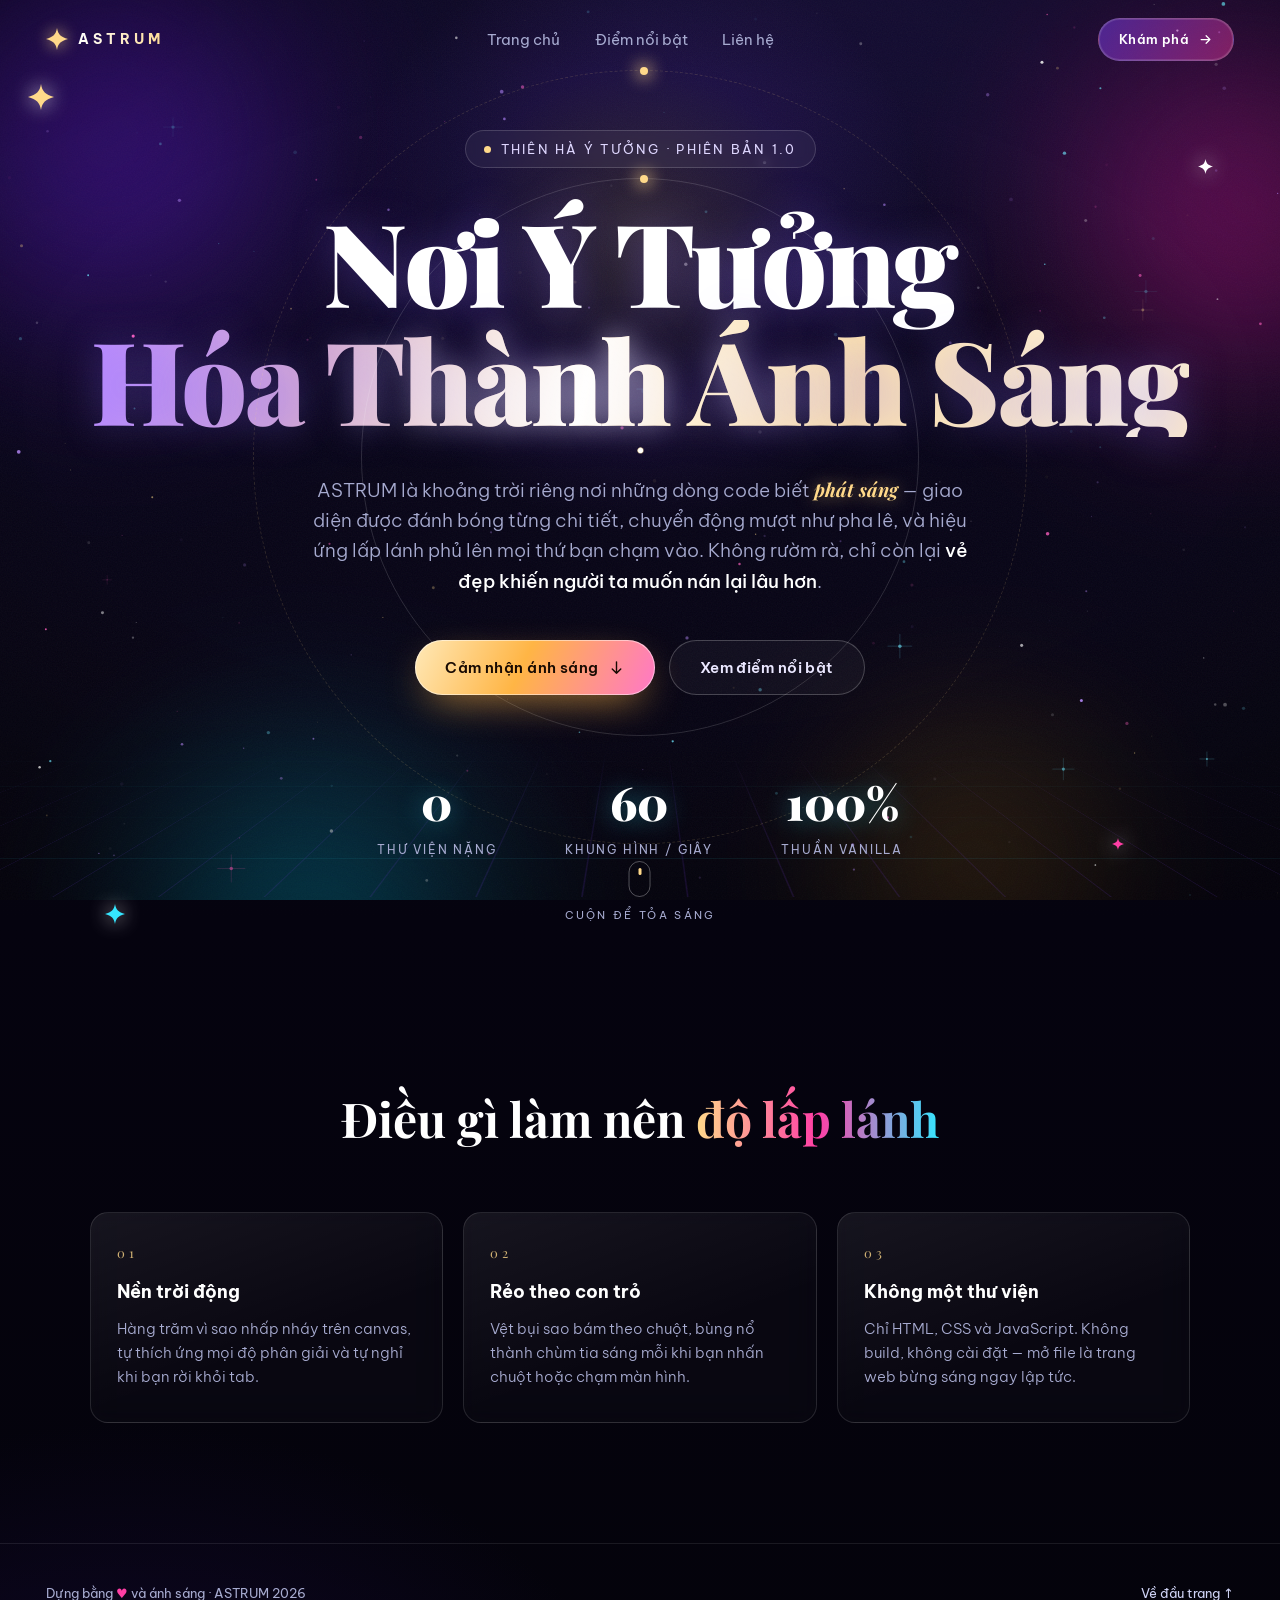
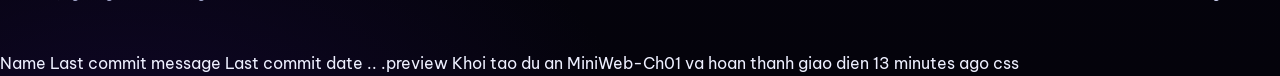
<file: assets/index.html>
<!DOCTYPE html>
<html lang="vi">
<head>
<meta charset="UTF-8" />
<meta name="viewport" content="width=device-width, initial-scale=1.0" />
<meta name="theme-color" content="#05030f" />
<meta name="description" content="ASTRUM - Trang chủ hoành tráng với tiêu đề lớn, đoạn giới thiệu ngắn và hiệu ứng lấp lánh thuần HTML/CSS/JavaScript." />
<title>ASTRUM · Nơi Ý Tưởng Hóa Thành Ánh Sáng</title>
<link rel="icon" href="data:image/svg+xml,%3Csvg xmlns='http://www.w3.org/2000/svg' viewBox='0 0 24 24'%3E%3Cpath d='M12 0c1.2 7 4 9.8 12 12-8 2.2-10.8 5-12 12C10.8 17 8 14.2 0 12 8 9.8 10.8 7 12 0Z' fill='%23ffd98a'/%3E%3C/svg%3E" />
<link rel="preconnect" href="https://fonts.googleapis.com" />
<link rel="preconnect" href="https://fonts.gstatic.com" crossorigin />
<link href="https://fonts.googleapis.com/css2?family=Be+Vietnam+Pro:wght@300;400;500;700&family=Playfair+Display:ital,wght@0,700;0,900;1,700&display=swap" rel="stylesheet" />
<link rel="stylesheet" href="css/style.css" />
<script>document.documentElement.classList.add("js");</script>
</head>
<body>

  <!-- ===== Nền: các lớp hiệu ứng ===== -->
  <div class="bg" aria-hidden="true">
    <div class="aurora">
      <span class="blob blob--violet"></span>
      <span class="blob blob--pink"></span>
      <span class="blob blob--cyan"></span>
      <span class="blob blob--gold"></span>
    </div>
    <div class="grid-lines"></div>
    <canvas id="stars" class="stars"></canvas>
    <div class="spotlight"></div>
    <div class="vignette"></div>
    <div class="noise"></div>
  </div>

  <!-- ===== Thanh điều hướng ===== -->
  <header class="topbar" id="topbar">
    <a class="brand" href="#top">
      <svg class="brand__mark" viewBox="0 0 24 24" aria-hidden="true"><path d="M12 0c1.2 7 4 9.8 12 12-8 2.2-10.8 5-12 12C10.8 17 8 14.2 0 12 8 9.8 10.8 7 12 0Z"/></svg>
      <span class="brand__text">ASTRUM</span>
    </a>
    <nav class="nav" aria-label="Điều hướng chính">
      <a href="#top">Trang chủ</a>
      <a href="#ly-do">Điểm nổi bật</a>
      <a href="#lien-he">Liên hệ</a>
    </nav>
    <a class="btn btn--mini" href="#ly-do">Khám phá<svg viewBox="0 0 24 24" aria-hidden="true"><path d="M5 12h14M13 6l6 6-6 6"/></svg></a>
  </header>

  <main id="top">
    <!-- ===== HERO: tiêu đề + đoạn giới thiệu ===== -->
    <section class="hero">
      <div class="hero__inner">

        <p class="badge" data-reveal>
          <span class="badge__dot"></span>
          Thiên hà ý tưởng · Phiên bản 1.0
        </p>

        <h1 class="title">
          <span class="title__line">Nơi Ý Tưởng</span>
          <span class="title__line title__line--gold" data-shine="Hóa Thành Ánh Sáng">Hóa Thành Ánh Sáng</span>
        </h1>

        <!-- những vì sao trang trí quanh tiêu đề -->
        <div class="deco" aria-hidden="true">
          <svg class="spark spark--1" viewBox="0 0 24 24"><path d="M12 0c1.2 7 4 9.8 12 12-8 2.2-10.8 5-12 12C10.8 17 8 14.2 0 12 8 9.8 10.8 7 12 0Z"/></svg>
          <svg class="spark spark--2" viewBox="0 0 24 24"><path d="M12 0c1.2 7 4 9.8 12 12-8 2.2-10.8 5-12 12C10.8 17 8 14.2 0 12 8 9.8 10.8 7 12 0Z"/></svg>
          <svg class="spark spark--3" viewBox="0 0 24 24"><path d="M12 0c1.2 7 4 9.8 12 12-8 2.2-10.8 5-12 12C10.8 17 8 14.2 0 12 8 9.8 10.8 7 12 0Z"/></svg>
          <svg class="spark spark--4" viewBox="0 0 24 24"><path d="M12 0c1.2 7 4 9.8 12 12-8 2.2-10.8 5-12 12C10.8 17 8 14.2 0 12 8 9.8 10.8 7 12 0Z"/></svg>
          <span class="ring ring--1"></span>
          <span class="ring ring--2"></span>
        </div>

        <p class="lede" data-reveal style="--rd:.35s">
          ASTRUM là khoảng trời riêng nơi những dòng code biết <em>phát sáng</em> —
          giao diện được đánh bóng từng chi tiết, chuyển động mượt như pha lê,
          và hiệu ứng lấp lánh phủ lên mọi thứ bạn chạm vào.
          Không rườm rà, chỉ còn lại <strong>vẻ đẹp khiến người ta muốn nán lại lâu hơn</strong>.
        </p>

        <div class="cta" data-reveal style="--rd:.5s">
          <a class="btn btn--primary" href="#ly-do">
            <span>Cảm nhận ánh sáng</span>
            <svg viewBox="0 0 24 24" aria-hidden="true"><path d="M12 4v16M6 14l6 6 6-6"/></svg>
          </a>
          <a class="btn btn--ghost" href="#ly-do">
            <span>Xem điểm nổi bật</span>
          </a>
        </div>

        <ul class="stats" data-reveal style="--rd:.65s">
          <li class="stat"><b data-count="0">0</b><span>Thư viện nặng</span></li>
          <li class="stat"><b data-count="60">0</b><span>Khung hình / giây</span></li>
          <li class="stat"><b data-count="100" data-suffix="%">0</b><span>Thuần Vanilla</span></li>
        </ul>
      </div>

      <a class="scroll-cue" href="#ly-do" aria-label="Cuộn xuống">
        <span class="scroll-cue__mouse"><span class="scroll-cue__dot"></span></span>
        <span class="scroll-cue__text">Cuộn để tỏa sáng</span>
      </a>
    </section>

    <!-- ===== 3 điểm nổi bật ===== -->
    <section class="why" id="ly-do">
      <h2 class="section-title" data-reveal>Điều gì làm nên <span>độ lấp lánh</span></h2>
      <div class="cards">
        <article class="card" data-reveal>
          <span class="card__num">01</span>
          <h3>Nền trời động</h3>
          <p>Hàng trăm vì sao nhấp nháy trên canvas, tự thích ứng mọi độ phân giải và tự nghỉ khi bạn rời khỏi tab.</p>
        </article>
        <article class="card" data-reveal style="--rd:.12s">
          <span class="card__num">02</span>
          <h3>Rẻo theo con trỏ</h3>
          <p>Vệt bụi sao bám theo chuột, bùng nổ thành chùm tia sáng mỗi khi bạn nhấn chuột hoặc chạm màn hình.</p>
        </article>
        <article class="card" data-reveal style="--rd:.24s">
          <span class="card__num">03</span>
          <h3>Không một thư viện</h3>
          <p>Chỉ HTML, CSS và JavaScript. Không build, không cài đặt — mở file là trang web bừng sáng ngay lập tức.</p>
        </article>
      </div>
    </section>
  </main>

  <footer class="footer" id="lien-he">
    <p>Dựng bằng <span class="heart">♥</span> và ánh sáng · ASTRUM 2026</p>
    <a class="footer__link" href="#top">Về đầu trang ↑</a>
  </footer>

  <script src="js/main.js"></script>
  Name	Last commit message	Last commit date
  ..
  .preview
  Khoi tao du an MiniWeb-Ch01 va hoan thanh giao dien
  13 minutes ago
  css
</body>
</html>
</file>
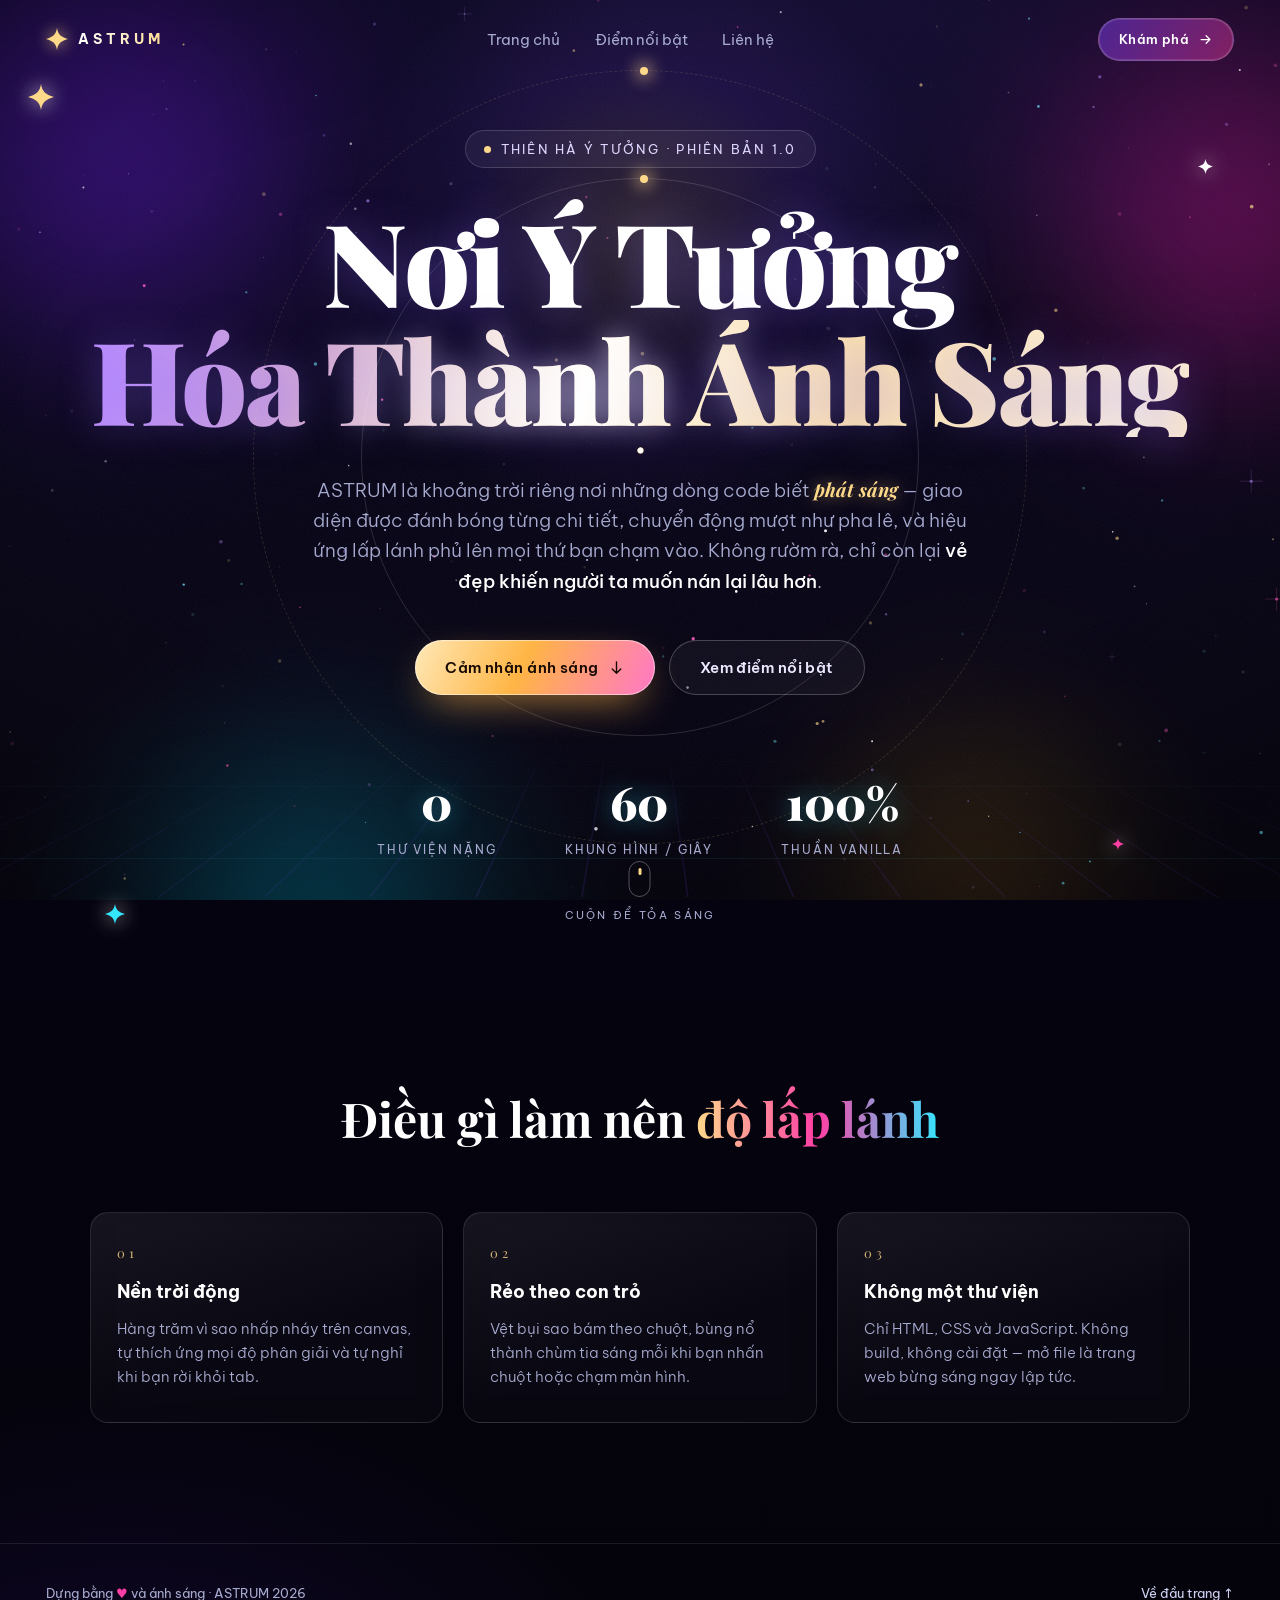
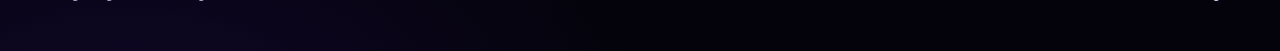
<file: astrum/index.html>
<!DOCTYPE html>
<html lang="vi">
<head>
<meta charset="UTF-8" />
<meta name="viewport" content="width=device-width, initial-scale=1.0" />
<meta name="theme-color" content="#05030f" />
<meta name="description" content="ASTRUM - Trang chủ hoành tráng với tiêu đề lớn, đoạn giới thiệu ngắn và hiệu ứng lấp lánh thuần HTML/CSS/JavaScript." />
<title>ASTRUM · Nơi Ý Tưởng Hóa Thành Ánh Sáng</title>
<link rel="icon" href="data:image/svg+xml,%3Csvg xmlns='http://www.w3.org/2000/svg' viewBox='0 0 24 24'%3E%3Cpath d='M12 0c1.2 7 4 9.8 12 12-8 2.2-10.8 5-12 12C10.8 17 8 14.2 0 12 8 9.8 10.8 7 12 0Z' fill='%23ffd98a'/%3E%3C/svg%3E" />
<link rel="preconnect" href="https://fonts.googleapis.com" />
<link rel="preconnect" href="https://fonts.gstatic.com" crossorigin />
<link href="https://fonts.googleapis.com/css2?family=Be+Vietnam+Pro:wght@300;400;500;700&family=Playfair+Display:ital,wght@0,700;0,900;1,700&display=swap" rel="stylesheet" />
<link rel="stylesheet" href="css/style.css" />
<script>document.documentElement.classList.add("js");</script>
</head>
<body>

  <!-- ===== Nền: các lớp hiệu ứng ===== -->
  <div class="bg" aria-hidden="true">
    <div class="aurora">
      <span class="blob blob--violet"></span>
      <span class="blob blob--pink"></span>
      <span class="blob blob--cyan"></span>
      <span class="blob blob--gold"></span>
    </div>
    <div class="grid-lines"></div>
    <canvas id="stars" class="stars"></canvas>
    <div class="spotlight"></div>
    <div class="vignette"></div>
    <div class="noise"></div>
  </div>

  <!-- ===== Thanh điều hướng ===== -->
  <header class="topbar" id="topbar">
    <a class="brand" href="#top">
      <svg class="brand__mark" viewBox="0 0 24 24" aria-hidden="true"><path d="M12 0c1.2 7 4 9.8 12 12-8 2.2-10.8 5-12 12C10.8 17 8 14.2 0 12 8 9.8 10.8 7 12 0Z"/></svg>
      <span class="brand__text">ASTRUM</span>
    </a>
    <nav class="nav" aria-label="Điều hướng chính">
      <a href="#top">Trang chủ</a>
      <a href="#ly-do">Điểm nổi bật</a>
      <a href="#lien-he">Liên hệ</a>
    </nav>
    <a class="btn btn--mini" href="#ly-do">Khám phá<svg viewBox="0 0 24 24" aria-hidden="true"><path d="M5 12h14M13 6l6 6-6 6"/></svg></a>
  </header>

  <main id="top">
    <!-- ===== HERO: tiêu đề + đoạn giới thiệu ===== -->
    <section class="hero">
      <div class="hero__inner">

        <p class="badge" data-reveal>
          <span class="badge__dot"></span>
          Thiên hà ý tưởng · Phiên bản 1.0
        </p>

        <h1 class="title">
          <span class="title__line">Nơi Ý Tưởng</span>
          <span class="title__line title__line--gold" data-shine="Hóa Thành Ánh Sáng">Hóa Thành Ánh Sáng</span>
        </h1>

        <!-- những vì sao trang trí quanh tiêu đề -->
        <div class="deco" aria-hidden="true">
          <svg class="spark spark--1" viewBox="0 0 24 24"><path d="M12 0c1.2 7 4 9.8 12 12-8 2.2-10.8 5-12 12C10.8 17 8 14.2 0 12 8 9.8 10.8 7 12 0Z"/></svg>
          <svg class="spark spark--2" viewBox="0 0 24 24"><path d="M12 0c1.2 7 4 9.8 12 12-8 2.2-10.8 5-12 12C10.8 17 8 14.2 0 12 8 9.8 10.8 7 12 0Z"/></svg>
          <svg class="spark spark--3" viewBox="0 0 24 24"><path d="M12 0c1.2 7 4 9.8 12 12-8 2.2-10.8 5-12 12C10.8 17 8 14.2 0 12 8 9.8 10.8 7 12 0Z"/></svg>
          <svg class="spark spark--4" viewBox="0 0 24 24"><path d="M12 0c1.2 7 4 9.8 12 12-8 2.2-10.8 5-12 12C10.8 17 8 14.2 0 12 8 9.8 10.8 7 12 0Z"/></svg>
          <span class="ring ring--1"></span>
          <span class="ring ring--2"></span>
        </div>

        <p class="lede" data-reveal style="--rd:.35s">
          ASTRUM là khoảng trời riêng nơi những dòng code biết <em>phát sáng</em> —
          giao diện được đánh bóng từng chi tiết, chuyển động mượt như pha lê,
          và hiệu ứng lấp lánh phủ lên mọi thứ bạn chạm vào.
          Không rườm rà, chỉ còn lại <strong>vẻ đẹp khiến người ta muốn nán lại lâu hơn</strong>.
        </p>

        <div class="cta" data-reveal style="--rd:.5s">
          <a class="btn btn--primary" href="#ly-do">
            <span>Cảm nhận ánh sáng</span>
            <svg viewBox="0 0 24 24" aria-hidden="true"><path d="M12 4v16M6 14l6 6 6-6"/></svg>
          </a>
          <a class="btn btn--ghost" href="#ly-do">
            <span>Xem điểm nổi bật</span>
          </a>
        </div>

        <ul class="stats" data-reveal style="--rd:.65s">
          <li class="stat"><b data-count="0">0</b><span>Thư viện nặng</span></li>
          <li class="stat"><b data-count="60">0</b><span>Khung hình / giây</span></li>
          <li class="stat"><b data-count="100" data-suffix="%">0</b><span>Thuần Vanilla</span></li>
        </ul>
      </div>

      <a class="scroll-cue" href="#ly-do" aria-label="Cuộn xuống">
        <span class="scroll-cue__mouse"><span class="scroll-cue__dot"></span></span>
        <span class="scroll-cue__text">Cuộn để tỏa sáng</span>
      </a>
    </section>

    <!-- ===== 3 điểm nổi bật ===== -->
    <section class="why" id="ly-do">
      <h2 class="section-title" data-reveal>Điều gì làm nên <span>độ lấp lánh</span></h2>
      <div class="cards">
        <article class="card" data-reveal>
          <span class="card__num">01</span>
          <h3>Nền trời động</h3>
          <p>Hàng trăm vì sao nhấp nháy trên canvas, tự thích ứng mọi độ phân giải và tự nghỉ khi bạn rời khỏi tab.</p>
        </article>
        <article class="card" data-reveal style="--rd:.12s">
          <span class="card__num">02</span>
          <h3>Rẻo theo con trỏ</h3>
          <p>Vệt bụi sao bám theo chuột, bùng nổ thành chùm tia sáng mỗi khi bạn nhấn chuột hoặc chạm màn hình.</p>
        </article>
        <article class="card" data-reveal style="--rd:.24s">
          <span class="card__num">03</span>
          <h3>Không một thư viện</h3>
          <p>Chỉ HTML, CSS và JavaScript. Không build, không cài đặt — mở file là trang web bừng sáng ngay lập tức.</p>
        </article>
      </div>
    </section>
  </main>

  <footer class="footer" id="lien-he">
    <p>Dựng bằng <span class="heart">♥</span> và ánh sáng · ASTRUM 2026</p>
    <a class="footer__link" href="#top">Về đầu trang ↑</a>
  </footer>

  <script src="js/main.js"></script>
</body>
</html>
</file>
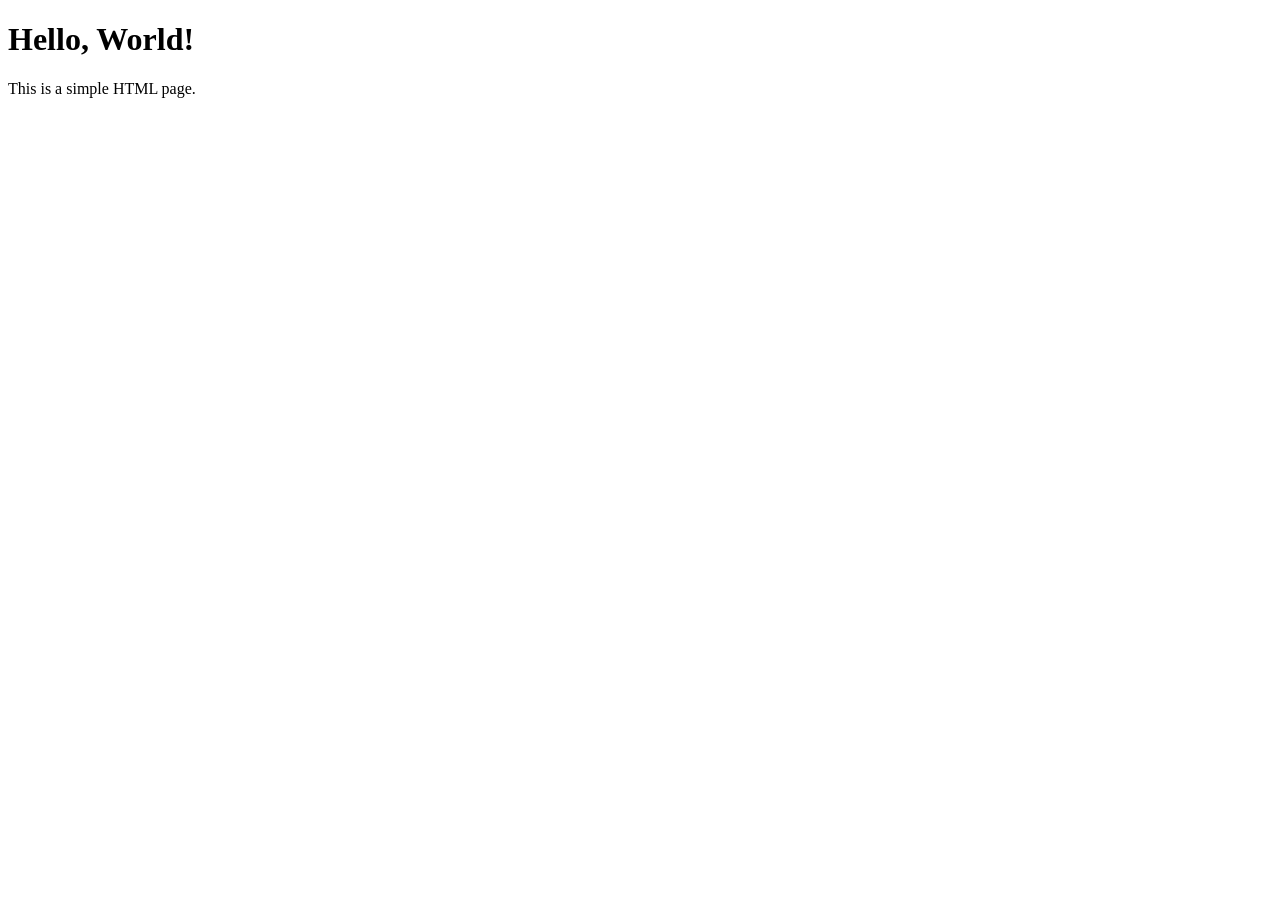
<file: MiniWeb-Ch01/index.html>
<!DOCTYPE html>
<html lang="en">
<head>
    <meta charset="UTF-8">
    <meta name="viewport" content="width=device-width, initial-scale=1.0">
    <title>Document</title>
</head>
<body>
    <h1>Hello, World!</h1>
    <p>This is a simple HTML page.</p>
</body>
</html>
</file>
<file: assets/css/style.css>
/* =========================================================
   ASTRUM — Trang chủ hoành tráng, hiệu ứng lấp lánh
   Thuần HTML + CSS + JS, không dùng thư viện.
   ========================================================= */

/* ---------- 1. Tokens ---------- */
:root {
  --ink:        #05030f;
  --ink-2:      #0a0620;
  --violet:     #7b3ff2;
  --magenta:    #ff3ea5;
  --cyan:       #35e6ff;
  --gold:       #ffd98a;
  --gold-hot:   #ffb545;
  --text:       #eef0ff;
  --muted:      #a7abd0;

  --radius:     18px;
  --maxw:       1180px;
  --ease:       cubic-bezier(.22,.61,.36,1);

  --font-display: "Playfair Display", "Times New Roman", serif;
  --font-body:    "Be Vietnam Pro", system-ui, -apple-system, Segoe UI, sans-serif;
}

/* ---------- 2. Nền tảng ---------- */
*, *::before, *::after { box-sizing: border-box; }

html { scroll-behavior: smooth; -webkit-text-size-adjust: 100%; }

body {
  margin: 0;
  min-height: 100vh;
  font-family: var(--font-body);
  color: var(--text);
  background:
    radial-gradient(1200px 800px at 70% -10%, #1b1044 0%, transparent 60%),
    radial-gradient(900px 700px at 10% 110%, #12082e 0%, transparent 60%),
    linear-gradient(180deg, var(--ink-2) 0%, var(--ink) 55%, #04030b 100%);
  overflow-x: hidden;
  line-height: 1.6;
  -webkit-font-smoothing: antialiased;
}

img, svg { display: block; max-width: 100%; }
a { color: inherit; text-decoration: none; }
::selection { background: var(--gold); color: #1a1000; }

/* Thanh cuộn mảnh */
::-webkit-scrollbar { width: 10px; }
::-webkit-scrollbar-track { background: #07051a; }
::-webkit-scrollbar-thumb {
  background: linear-gradient(180deg, var(--violet), var(--magenta));
  border-radius: 99px;
}

/* ---------- 3. Các lớp nền ---------- */
.bg { position: fixed; inset: 0; z-index: 0; pointer-events: none; overflow: hidden; }

/* 3.1 Aurora: những khối sáng trôi lững lờ */
.aurora { position: absolute; inset: -20%; filter: blur(90px) saturate(140%); opacity: .55; }
.blob { position: absolute; border-radius: 50%; mix-blend-mode: screen; }
.blob--violet { width: 46vw; height: 46vw; left: 4%;  top: 2%;   background: radial-gradient(circle, #6a2bff, transparent 65%); animation: drift1 26s var(--ease) infinite alternate; }
.blob--pink   { width: 40vw; height: 40vw; right: 2%; top: 10%;  background: radial-gradient(circle, #ff2f9a, transparent 65%); animation: drift2 32s var(--ease) infinite alternate; }
.blob--cyan   { width: 38vw; height: 38vw; left: 18%; bottom: -8%; background: radial-gradient(circle, #14c8ff, transparent 65%); animation: drift3 29s var(--ease) infinite alternate; }
.blob--gold   { width: 26vw; height: 26vw; right: 22%; bottom: 4%;  background: radial-gradient(circle, #ffb545, transparent 65%); opacity: .7; animation: drift2 24s var(--ease) infinite alternate-reverse; }

@keyframes drift1 { to { transform: translate3d(14vw, 10vh, 0) scale(1.15); } }
@keyframes drift2 { to { transform: translate3d(-12vw, 14vh, 0) scale(.9); } }
@keyframes drift3 { to { transform: translate3d(10vw, -12vh, 0) scale(1.2); } }

/* 3.2 Lưới phối cảnh phía chân trời */
.grid-lines {
  position: absolute; left: 50%; bottom: -10%; width: 220%; height: 46vh;
  transform: translateX(-50%) perspective(600px) rotateX(68deg);
  background-image:
    linear-gradient(to right, rgba(123,63,242,.35) 1px, transparent 1px),
    linear-gradient(to bottom, rgba(53,230,255,.22) 1px, transparent 1px);
  background-size: 72px 72px;
  mask-image: linear-gradient(to top, #000 0%, transparent 72%);
  -webkit-mask-image: linear-gradient(to top, #000 0%, transparent 72%);
  animation: grid-move 18s linear infinite;
  opacity: .6;
}
@keyframes grid-move { to { background-position: 0 72px, 0 72px; } }

/* 3.3 Canvas vì sao */
.stars { position: absolute; inset: 0; width: 100%; height: 100%; }

/* 3.4 Vệt sáng đuổi theo con trỏ */
.spotlight {
  position: absolute; inset: -30%;
  background: radial-gradient(circle 420px at var(--mx,50%) var(--my,35%),
              rgba(255,217,138,.14), rgba(123,63,242,.10) 40%, transparent 70%);
  transition: background .35s linear;
}

/* 3.5 Tối dần về phía biên + nhiễu hạt phim */
.vignette { position: absolute; inset: 0; background: radial-gradient(120% 90% at 50% 45%, transparent 40%, rgba(0,0,0,.65) 100%); }
.noise {
  position: absolute; inset: 0; opacity: .05; mix-blend-mode: overlay;
  background-image: url("data:image/svg+xml,%3Csvg xmlns='http://www.w3.org/2000/svg' width='140' height='140'%3E%3Cfilter id='n'%3E%3CfeTurbulence type='fractalNoise' baseFrequency='.8' numOctaves='3'/%3E%3C/filter%3E%3Crect width='140' height='140' filter='url(%23n)'/%3E%3C/svg%3E");
}

/* 3.6 Sao băng băng ngang trời (thuần CSS) */
.bg::before,
.bg::after {
  content: "";
  position: absolute;
  top: 12%; left: -12%;
  width: 190px; height: 2px;
  border-radius: 99px;
  background: linear-gradient(90deg, transparent, rgba(255,255,255,.15) 40%, #fff 100%);
  box-shadow: 0 0 12px 2px rgba(180,210,255,.65);
  opacity: 0;
  animation: shoot 9s linear infinite;
}
.bg::after { top: 62%; left: 42%; width: 130px; animation-duration: 13s; animation-delay: 4.5s; }
@keyframes shoot {
  0%   { transform: translate3d(0,0,0) rotate(18deg) scaleX(.2); opacity: 0; }
  6%   { opacity: 1; }
  22%  { transform: translate3d(70vw, 34vh, 0) rotate(18deg) scaleX(1); opacity: 0; }
  100% { transform: translate3d(70vw, 34vh, 0) rotate(18deg) scaleX(1); opacity: 0; }
}

/* 3.7 Vệt bụi sao bám con trỏ */
.trail-dot {
  position: fixed; z-index: 5; top: 0; left: 0;
  width: 7px; height: 7px; margin: -3.5px 0 0 -3.5px;
  border-radius: 50%; pointer-events: none;
  background: radial-gradient(circle, #fff, var(--gold) 45%, transparent 70%);
  mix-blend-mode: screen;
}

/* 3.8 Chùm tia nổ khi nhấn / chạm */
.burst { position: fixed; z-index: 6; top: 0; left: 0; pointer-events: none; }
.burst span {
  position: absolute; width: 8px; height: 8px; margin: -4px 0 0 -4px; border-radius: 50%;
  background: radial-gradient(circle, #fff, var(--c) 50%, transparent 72%);
  mix-blend-mode: screen;
  animation: burst-fly var(--d) var(--ease) forwards;
}
@keyframes burst-fly {
  0%   { transform: translate3d(0,0,0) scale(1); opacity: 1; }
  100% { transform: translate3d(var(--x), var(--y), 0) scale(0); opacity: 0; }
}

/* ---------- 4. Thanh điều hướng ---------- */
.topbar {
  position: fixed; inset: 0 0 auto 0; z-index: 20;
  display: flex; align-items: center; justify-content: space-between; gap: 16px;
  padding: 18px clamp(18px, 4vw, 46px);
  transition: padding .35s var(--ease), background .35s var(--ease), box-shadow .35s var(--ease), backdrop-filter .35s;
}
.topbar.is-stuck {
  padding: 10px clamp(18px, 4vw, 46px);
  background: rgba(8,5,22,.62);
  backdrop-filter: blur(14px) saturate(160%);
  -webkit-backdrop-filter: blur(14px) saturate(160%);
  box-shadow: 0 1px 0 rgba(255,255,255,.08), 0 18px 40px -30px #000;
}

.brand { display: inline-flex; align-items: center; gap: 10px; font-weight: 700; letter-spacing: .28em; font-size: 14px; }
.brand__mark {
  width: 22px; height: 22px; fill: var(--gold);
  filter: drop-shadow(0 0 8px rgba(255,217,138,.9));
  animation: spin-star 6s linear infinite;
}
@keyframes spin-star { to { transform: rotate(360deg); } }
.brand__text {
  background: linear-gradient(90deg, #fff, var(--gold), #fff);
  background-size: 220% 100%;
  -webkit-background-clip: text; background-clip: text; color: transparent;
  animation: slide-shine 5s linear infinite;
}

.nav { display: flex; gap: clamp(10px, 2.4vw, 34px); font-size: 14.5px; color: var(--muted); }
.nav a { position: relative; padding: 6px 2px; transition: color .3s; }
.nav a::after {
  content: ""; position: absolute; left: 0; right: 100%; bottom: 0; height: 1px;
  background: linear-gradient(90deg, var(--gold), var(--magenta));
  transition: right .35s var(--ease);
}
.nav a:hover { color: #fff; }
.nav a:hover::after { right: 0; }

@media (max-width: 780px) { .nav { display: none; } }

/* ---------- 5. Hero ---------- */
.hero {
  position: relative; z-index: 1;
  min-height: 100vh;
  min-height: 100svh;
  display: grid; place-items: center;
  padding: 130px clamp(18px, 5vw, 40px) 90px;
  text-align: center;
}
.hero__inner { position: relative; max-width: var(--maxw); }

/* 5.1 Nhãn nhỏ phía trên */
.badge {
  display: inline-flex; align-items: center; gap: 10px;
  margin: 0 0 clamp(20px, 4vw, 34px);
  padding: 8px 18px;
  font-size: 12.5px; letter-spacing: .18em; text-transform: uppercase;
  color: #dfd7ff;
  border: 1px solid rgba(255,255,255,.16);
  border-radius: 99px;
  background: rgba(255,255,255,.05);
  backdrop-filter: blur(6px); -webkit-backdrop-filter: blur(6px);
}
.badge__dot {
  width: 7px; height: 7px; border-radius: 50%; background: var(--gold);
  box-shadow: 0 0 0 0 rgba(255,217,138,.7);
  animation: pulse 2.4s ease-out infinite;
}
@keyframes pulse {
  70%  { box-shadow: 0 0 0 12px rgba(255,217,138,0); }
  100% { box-shadow: 0 0 0 0 rgba(255,217,138,0); }
}

/* 5.2 Tiêu đề lớn */
.title {
  margin: 0;
  font-family: var(--font-display);
  font-weight: 900;
  font-size: clamp(2.6rem, 9vw, 7.2rem);
  line-height: 1.02;
  letter-spacing: -.02em;
}
.title__line { display: block; color: #fff; text-shadow: 0 0 40px rgba(140,110,255,.35); }

/* Dòng vàng: gradient ánh kim chạy dọc chữ + vệt sáng quét ngang */
.title__line--gold {
  position: relative;
  background: linear-gradient(100deg,
    #b98bff 0%, #ffd98a 18%, #fff6dd 32%, #ffb545 46%,
    #ff5fbf 62%, #6ee7ff 78%, #ffd98a 92%, #b98bff 100%);
  background-size: 300% 100%;
  -webkit-background-clip: text; background-clip: text; color: transparent;
  animation: slide-shine 6s linear infinite;
  will-change: background-position;
}
@keyframes slide-shine { to { background-position: -300% 0; } }

/* Vệt sáng quét (lấp lánh) — lớp chữ trùng khít phủ phía trên */
.title__line--gold::after {
  content: attr(data-shine);
  position: absolute; inset: 0;
  color: transparent;
  text-shadow: none;            /* tránh bóng chữ đè lên lớp gradient */
  background: linear-gradient(100deg, transparent 40%, rgba(255,255,255,.98) 50%, transparent 60%);
  background-size: 250% 100%;
  background-position: 220% 0;
  -webkit-background-clip: text; background-clip: text;
  filter: drop-shadow(0 0 14px rgba(255,255,255,.55));
  animation: sweep 4.8s var(--ease) infinite;
  pointer-events: none;
}
@keyframes sweep { 50%, 100% { background-position: -150% 0; } }

/* Mượt mà khi cuộn: tiêu đề "thở" nhẹ */
.hero__inner { animation: breathe 9s var(--ease) infinite alternate; }
@keyframes breathe { to { transform: translateY(-8px); } }

/* 5.3 Sao & vòng tròn trang trí */
.deco {
  position: absolute; inset: -14% -8%; pointer-events: none;
  /* --px/--py: theo con trỏ · --sy: theo cuộn (JS cập nhật) */
  transform: translate3d(var(--px, 0px), calc(var(--py, 0px) + var(--sy, 0px)), 0);
}
.spark { position: absolute; fill: #fff; filter: drop-shadow(0 0 10px rgba(255,255,255,.9)); animation: twinkle 3.4s ease-in-out infinite; }
.spark--1 { width: 26px; left: 2%;   top: 6%;    fill: var(--gold);   animation-delay: .2s; }
.spark--2 { width: 15px; right: 5%;  top: 14%;   animation-delay: 1.1s; }
.spark--3 { width: 20px; left: 8%;   bottom: 4%;  animation-delay: 1.9s; fill: var(--cyan); }
.spark--4 { width: 12px; right: 12%; bottom: 12%; animation-delay: 2.6s; fill: var(--magenta); }
@keyframes twinkle {
  0%, 100% { opacity: .2;  transform: scale(.55) rotate(0deg); }
  50%      { opacity: 1;   transform: scale(1.15) rotate(90deg); }
}
.ring { position: absolute; left: 50%; top: 46%; border: 1px solid rgba(255,255,255,.14); border-radius: 50%; }
.ring--1 { width: 62vmin; height: 62vmin; transform: translate(-50%,-50%); animation: orbit 42s linear infinite; }
.ring--2 { width: 86vmin; height: 86vmin; transform: translate(-50%,-50%); border-style: dashed; border-color: rgba(255,217,138,.15); animation: orbit 74s linear infinite reverse; }
.ring--1::before, .ring--2::before {
  content: ""; position: absolute; top: -4px; left: 50%; width: 8px; height: 8px; border-radius: 50%;
  background: var(--gold); box-shadow: 0 0 16px 4px rgba(255,217,138,.65);
}
@keyframes orbit { to { transform: translate(-50%,-50%) rotate(360deg); } }

/* 5.4 Đoạn giới thiệu */
.lede {
  max-width: 660px; margin: clamp(24px, 4vw, 38px) auto 0;
  font-size: clamp(1rem, 1.6vw, 1.18rem); font-weight: 300; color: var(--muted);
}
.lede em {
  font-family: var(--font-display); font-style: italic; font-weight: 700; color: var(--gold);
  text-shadow: 0 0 18px rgba(255,217,138,.55);
}
.lede strong { color: #fff; font-weight: 500; }

/* 5.5 Nút */
.cta { display: flex; flex-wrap: wrap; gap: 14px; justify-content: center; margin-top: clamp(28px, 5vw, 44px); }
.btn {
  position: relative; overflow: hidden;
  display: inline-flex; align-items: center; gap: 9px;
  padding: 15px 30px; border-radius: 99px;
  font-size: 14.5px; font-weight: 600; letter-spacing: .03em;
  transition: transform .35s var(--ease), box-shadow .35s var(--ease), border-color .35s, color .35s;
}
.btn svg { width: 17px; height: 17px; fill: none; stroke: currentColor; stroke-width: 2; stroke-linecap: round; stroke-linejoin: round; }
.btn:hover { transform: translateY(-3px); }
.btn:active { transform: translateY(0) scale(.98); }
.btn:focus-visible { outline: 2px solid var(--gold); outline-offset: 4px; }

.btn--primary {
  color: #180a02;
  background: linear-gradient(115deg, #ffe9b8, var(--gold-hot) 45%, #ff77c8 100%);
  box-shadow: 0 14px 40px -14px rgba(255,181,69,.85), inset 0 0 0 1px rgba(255,255,255,.5);
}
.btn--primary:hover { box-shadow: 0 22px 55px -12px rgba(255,181,69,.95); }

.btn--ghost {
  color: #eae7ff; border: 1px solid rgba(255,255,255,.22);
  background: rgba(255,255,255,.04);
  backdrop-filter: blur(8px); -webkit-backdrop-filter: blur(8px);
}
.btn--ghost:hover { border-color: rgba(255,217,138,.7); color: #fff; }

/* Ánh kim quét qua mặt nút */
.btn::after {
  content: ""; position: absolute; top: 0; left: -60%;
  width: 45%; height: 100%; transform: skewX(-22deg);
  background: linear-gradient(90deg, transparent, rgba(255,255,255,.7), transparent);
  animation: btn-shine 3.6s var(--ease) infinite;
}
.btn--ghost::after { background: linear-gradient(90deg, transparent, rgba(255,255,255,.25), transparent); }
@keyframes btn-shine {
  0%, 60% { left: -60%; }
  92%, 100% { left: 125%; }
}

.btn--mini {
  padding: 10px 20px; font-size: 13px; color: #fff;
  border: 1px solid rgba(255,255,255,.2); border-radius: 99px;
  background: linear-gradient(120deg, rgba(123,63,242,.5), rgba(255,62,165,.4));
  box-shadow: inset 0 0 0 1px rgba(255,255,255,.12);
}
.btn--mini svg { width: 15px; height: 15px; }
.btn--mini::after { display: none; }

/* 5.6 Bộ số thống kê */
.stats {
  display: flex; flex-wrap: wrap; justify-content: center; gap: clamp(24px, 6vw, 68px);
  list-style: none; padding: 0; margin: clamp(40px, 7vw, 70px) 0 0;
}
.stat { display: grid; justify-items: center; gap: 2px; }
.stat b {
  font-family: var(--font-display); font-weight: 900; font-size: clamp(1.9rem, 4.6vw, 2.9rem);
  color: #fff; text-shadow: 0 0 26px rgba(53,230,255,.4);
  font-variant-numeric: tabular-nums;
}
.stat span { font-size: 11.5px; letter-spacing: .16em; text-transform: uppercase; color: var(--muted); }

/* 5.7 Gợi ý cuộn */
.scroll-cue {
  position: absolute; left: 50%; bottom: 26px; transform: translateX(-50%);
  display: grid; justify-items: center; gap: 10px;
  font-size: 10.5px; letter-spacing: .22em; text-transform: uppercase; color: var(--muted);
  transition: color .3s;
}
.scroll-cue:hover { color: #fff; }
.scroll-cue__mouse {
  width: 22px; height: 36px; border: 1.5px solid rgba(255,255,255,.3); border-radius: 12px;
  display: grid; justify-items: center; padding-top: 6px;
}
.scroll-cue__dot { width: 3px; height: 7px; border-radius: 2px; background: var(--gold); animation: wheel 1.9s ease-in-out infinite; }
@keyframes wheel { 0%,100% { transform: translateY(0); opacity: 1; } 60% { transform: translateY(12px); opacity: 0; } }

/* ---------- 6. Ba thẻ điểm nổi bật ---------- */
.why {
  position: relative; z-index: 1;
  max-width: var(--maxw);
  margin: 0 auto;
  padding: clamp(60px, 12vw, 130px) clamp(18px, 5vw, 40px) clamp(70px, 10vw, 120px);
}
.section-title {
  margin: 0 0 clamp(34px, 6vw, 56px);
  text-align: center;
  font-family: var(--font-display); font-weight: 700;
  font-size: clamp(1.7rem, 4.4vw, 3rem); color: #fff;
}
.section-title span {
  background: linear-gradient(90deg, var(--gold), var(--magenta), var(--cyan));
  -webkit-background-clip: text; background-clip: text; color: transparent;
}
.cards { display: grid; gap: 20px; grid-template-columns: repeat(auto-fit, minmax(260px, 1fr)); }

.card {
  position: relative; overflow: hidden;
  padding: 30px 26px 32px;
  border: 1px solid rgba(255,255,255,.12);
  border-radius: var(--radius);
  background: linear-gradient(160deg, rgba(255,255,255,.075), rgba(255,255,255,.02) 60%);
  backdrop-filter: blur(10px); -webkit-backdrop-filter: blur(10px);
  transition: transform .5s var(--ease), border-color .5s var(--ease), box-shadow .5s var(--ease);
}
/* Viền phát sáng khi rê chuột */
.card::before {
  content: ""; position: absolute; inset: -1px; border-radius: inherit;
  background: conic-gradient(from var(--a,0deg), transparent 0 62%, rgba(255,217,138,.85) 72%, rgba(53,230,255,.7) 82%, transparent 92%);
  opacity: 0; transition: opacity .5s var(--ease);
  -webkit-mask: linear-gradient(#000 0 0) content-box, linear-gradient(#000 0 0);
  mask: linear-gradient(#000 0 0) content-box, linear-gradient(#000 0 0);
  -webkit-mask-composite: xor; mask-composite: exclude;
  padding: 1px;
}
/* Vùng sáng đuổi theo con trỏ trong thẻ */
.card::after {
  content: ""; position: absolute; inset: 0;
  background: radial-gradient(circle 260px at var(--cx,50%) var(--cy,50%), rgba(255,217,138,.16), transparent 62%);
  opacity: 0; transition: opacity .4s var(--ease); pointer-events: none;
}
.card:hover { transform: translateY(-8px); border-color: rgba(255,255,255,.24); box-shadow: 0 30px 60px -34px #000; }
.card:hover::before { opacity: 1; animation: spin-edge 3.6s linear infinite; }
.card:hover::after { opacity: 1; }
@property --a { syntax: "<angle>"; inherits: false; initial-value: 0deg; }
@keyframes spin-edge { to { --a: 360deg; } }

.card__num {
  display: block; margin-bottom: 14px;
  font-family: var(--font-display); font-size: 13px; letter-spacing: .3em;
  color: var(--gold); opacity: .8;
}
.card h3 { margin: 0 0 10px; font-size: 1.12rem; font-weight: 700; color: #fff; }
.card p { margin: 0; font-size: .95rem; font-weight: 300; color: var(--muted); }

/* ---------- 7. Chân trang ---------- */
.footer {
  position: relative; z-index: 1;
  display: flex; flex-wrap: wrap; align-items: center; justify-content: space-between; gap: 12px;
  padding: 26px clamp(18px, 5vw, 46px) 34px;
  border-top: 1px solid rgba(255,255,255,.09);
  font-size: 13px; color: var(--muted);
}
.heart { color: var(--magenta); animation: heartbeat 1.6s ease-in-out infinite; display: inline-block; }
@keyframes heartbeat { 0%,100% { transform: scale(1); } 45% { transform: scale(1.35); } }
.footer__link { color: #cfd3f5; transition: color .3s; }
.footer__link:hover { color: var(--gold); }

/* ---------- 8. Xuất hiện khi cuộn (chỉ bật khi có JS) ---------- */
.js [data-reveal] {
  opacity: 0; transform: translateY(26px); filter: blur(6px);
  transition: opacity .9s var(--ease) var(--rd, 0s), transform .9s var(--ease) var(--rd, 0s), filter .9s var(--ease) var(--rd, 0s);
}
.js [data-reveal].is-in { opacity: 1; transform: none; filter: blur(0); }

/* ---------- 9. Responsive ---------- */
@media (max-width: 620px) {
  .hero { padding-top: 118px; text-align: center; }
  .title { font-size: clamp(2.3rem, 12.5vw, 3.4rem); }
  .deco { inset: -20% -4%; }
  .btn { padding: 13px 22px; font-size: 13.5px; }
  .btn--mini { display: none; }
  .stats { gap: 26px; }
  .footer { justify-content: center; text-align: center; }
}

/* ---------- 10. Tôn trọng người dùng giảm chuyển động ---------- */
@media (prefers-reduced-motion: reduce) {
  *, *::before, *::after {
    animation-duration: .001ms !important;
    animation-iteration-count: 1 !important;
    transition-duration: .001ms !important;
  }
  html { scroll-behavior: auto; }
  .js [data-reveal] { opacity: 1; transform: none; filter: none; }
  .bg::before, .bg::after { display: none; }
}
</file>
<file: astrum/css/style.css>
/* =========================================================
   ASTRUM — Trang chủ hoành tráng, hiệu ứng lấp lánh
   Thuần HTML + CSS + JS, không dùng thư viện.
   ========================================================= */

/* ---------- 1. Tokens ---------- */
:root {
  --ink:        #05030f;
  --ink-2:      #0a0620;
  --violet:     #7b3ff2;
  --magenta:    #ff3ea5;
  --cyan:       #35e6ff;
  --gold:       #ffd98a;
  --gold-hot:   #ffb545;
  --text:       #eef0ff;
  --muted:      #a7abd0;

  --radius:     18px;
  --maxw:       1180px;
  --ease:       cubic-bezier(.22,.61,.36,1);

  --font-display: "Playfair Display", "Times New Roman", serif;
  --font-body:    "Be Vietnam Pro", system-ui, -apple-system, Segoe UI, sans-serif;
}

/* ---------- 2. Nền tảng ---------- */
*, *::before, *::after { box-sizing: border-box; }

html { scroll-behavior: smooth; -webkit-text-size-adjust: 100%; }

body {
  margin: 0;
  min-height: 100vh;
  font-family: var(--font-body);
  color: var(--text);
  background:
    radial-gradient(1200px 800px at 70% -10%, #1b1044 0%, transparent 60%),
    radial-gradient(900px 700px at 10% 110%, #12082e 0%, transparent 60%),
    linear-gradient(180deg, var(--ink-2) 0%, var(--ink) 55%, #04030b 100%);
  overflow-x: hidden;
  line-height: 1.6;
  -webkit-font-smoothing: antialiased;
}

img, svg { display: block; max-width: 100%; }
a { color: inherit; text-decoration: none; }
::selection { background: var(--gold); color: #1a1000; }

/* Thanh cuộn mảnh */
::-webkit-scrollbar { width: 10px; }
::-webkit-scrollbar-track { background: #07051a; }
::-webkit-scrollbar-thumb {
  background: linear-gradient(180deg, var(--violet), var(--magenta));
  border-radius: 99px;
}

/* ---------- 3. Các lớp nền ---------- */
.bg { position: fixed; inset: 0; z-index: 0; pointer-events: none; overflow: hidden; }

/* 3.1 Aurora: những khối sáng trôi lững lờ */
.aurora { position: absolute; inset: -20%; filter: blur(90px) saturate(140%); opacity: .55; }
.blob { position: absolute; border-radius: 50%; mix-blend-mode: screen; }
.blob--violet { width: 46vw; height: 46vw; left: 4%;  top: 2%;   background: radial-gradient(circle, #6a2bff, transparent 65%); animation: drift1 26s var(--ease) infinite alternate; }
.blob--pink   { width: 40vw; height: 40vw; right: 2%; top: 10%;  background: radial-gradient(circle, #ff2f9a, transparent 65%); animation: drift2 32s var(--ease) infinite alternate; }
.blob--cyan   { width: 38vw; height: 38vw; left: 18%; bottom: -8%; background: radial-gradient(circle, #14c8ff, transparent 65%); animation: drift3 29s var(--ease) infinite alternate; }
.blob--gold   { width: 26vw; height: 26vw; right: 22%; bottom: 4%;  background: radial-gradient(circle, #ffb545, transparent 65%); opacity: .7; animation: drift2 24s var(--ease) infinite alternate-reverse; }

@keyframes drift1 { to { transform: translate3d(14vw, 10vh, 0) scale(1.15); } }
@keyframes drift2 { to { transform: translate3d(-12vw, 14vh, 0) scale(.9); } }
@keyframes drift3 { to { transform: translate3d(10vw, -12vh, 0) scale(1.2); } }

/* 3.2 Lưới phối cảnh phía chân trời */
.grid-lines {
  position: absolute; left: 50%; bottom: -10%; width: 220%; height: 46vh;
  transform: translateX(-50%) perspective(600px) rotateX(68deg);
  background-image:
    linear-gradient(to right, rgba(123,63,242,.35) 1px, transparent 1px),
    linear-gradient(to bottom, rgba(53,230,255,.22) 1px, transparent 1px);
  background-size: 72px 72px;
  mask-image: linear-gradient(to top, #000 0%, transparent 72%);
  -webkit-mask-image: linear-gradient(to top, #000 0%, transparent 72%);
  animation: grid-move 18s linear infinite;
  opacity: .6;
}
@keyframes grid-move { to { background-position: 0 72px, 0 72px; } }

/* 3.3 Canvas vì sao */
.stars { position: absolute; inset: 0; width: 100%; height: 100%; }

/* 3.4 Vệt sáng đuổi theo con trỏ */
.spotlight {
  position: absolute; inset: -30%;
  background: radial-gradient(circle 420px at var(--mx,50%) var(--my,35%),
              rgba(255,217,138,.14), rgba(123,63,242,.10) 40%, transparent 70%);
  transition: background .35s linear;
}

/* 3.5 Tối dần về phía biên + nhiễu hạt phim */
.vignette { position: absolute; inset: 0; background: radial-gradient(120% 90% at 50% 45%, transparent 40%, rgba(0,0,0,.65) 100%); }
.noise {
  position: absolute; inset: 0; opacity: .05; mix-blend-mode: overlay;
  background-image: url("data:image/svg+xml,%3Csvg xmlns='http://www.w3.org/2000/svg' width='140' height='140'%3E%3Cfilter id='n'%3E%3CfeTurbulence type='fractalNoise' baseFrequency='.8' numOctaves='3'/%3E%3C/filter%3E%3Crect width='140' height='140' filter='url(%23n)'/%3E%3C/svg%3E");
}

/* 3.6 Sao băng băng ngang trời (thuần CSS) */
.bg::before,
.bg::after {
  content: "";
  position: absolute;
  top: 12%; left: -12%;
  width: 190px; height: 2px;
  border-radius: 99px;
  background: linear-gradient(90deg, transparent, rgba(255,255,255,.15) 40%, #fff 100%);
  box-shadow: 0 0 12px 2px rgba(180,210,255,.65);
  opacity: 0;
  animation: shoot 9s linear infinite;
}
.bg::after { top: 62%; left: 42%; width: 130px; animation-duration: 13s; animation-delay: 4.5s; }
@keyframes shoot {
  0%   { transform: translate3d(0,0,0) rotate(18deg) scaleX(.2); opacity: 0; }
  6%   { opacity: 1; }
  22%  { transform: translate3d(70vw, 34vh, 0) rotate(18deg) scaleX(1); opacity: 0; }
  100% { transform: translate3d(70vw, 34vh, 0) rotate(18deg) scaleX(1); opacity: 0; }
}

/* 3.7 Vệt bụi sao bám con trỏ */
.trail-dot {
  position: fixed; z-index: 5; top: 0; left: 0;
  width: 7px; height: 7px; margin: -3.5px 0 0 -3.5px;
  border-radius: 50%; pointer-events: none;
  background: radial-gradient(circle, #fff, var(--gold) 45%, transparent 70%);
  mix-blend-mode: screen;
}

/* 3.8 Chùm tia nổ khi nhấn / chạm */
.burst { position: fixed; z-index: 6; top: 0; left: 0; pointer-events: none; }
.burst span {
  position: absolute; width: 8px; height: 8px; margin: -4px 0 0 -4px; border-radius: 50%;
  background: radial-gradient(circle, #fff, var(--c) 50%, transparent 72%);
  mix-blend-mode: screen;
  animation: burst-fly var(--d) var(--ease) forwards;
}
@keyframes burst-fly {
  0%   { transform: translate3d(0,0,0) scale(1); opacity: 1; }
  100% { transform: translate3d(var(--x), var(--y), 0) scale(0); opacity: 0; }
}

/* ---------- 4. Thanh điều hướng ---------- */
.topbar {
  position: fixed; inset: 0 0 auto 0; z-index: 20;
  display: flex; align-items: center; justify-content: space-between; gap: 16px;
  padding: 18px clamp(18px, 4vw, 46px);
  transition: padding .35s var(--ease), background .35s var(--ease), box-shadow .35s var(--ease), backdrop-filter .35s;
}
.topbar.is-stuck {
  padding: 10px clamp(18px, 4vw, 46px);
  background: rgba(8,5,22,.62);
  backdrop-filter: blur(14px) saturate(160%);
  -webkit-backdrop-filter: blur(14px) saturate(160%);
  box-shadow: 0 1px 0 rgba(255,255,255,.08), 0 18px 40px -30px #000;
}

.brand { display: inline-flex; align-items: center; gap: 10px; font-weight: 700; letter-spacing: .28em; font-size: 14px; }
.brand__mark {
  width: 22px; height: 22px; fill: var(--gold);
  filter: drop-shadow(0 0 8px rgba(255,217,138,.9));
  animation: spin-star 6s linear infinite;
}
@keyframes spin-star { to { transform: rotate(360deg); } }
.brand__text {
  background: linear-gradient(90deg, #fff, var(--gold), #fff);
  background-size: 220% 100%;
  -webkit-background-clip: text; background-clip: text; color: transparent;
  animation: slide-shine 5s linear infinite;
}

.nav { display: flex; gap: clamp(10px, 2.4vw, 34px); font-size: 14.5px; color: var(--muted); }
.nav a { position: relative; padding: 6px 2px; transition: color .3s; }
.nav a::after {
  content: ""; position: absolute; left: 0; right: 100%; bottom: 0; height: 1px;
  background: linear-gradient(90deg, var(--gold), var(--magenta));
  transition: right .35s var(--ease);
}
.nav a:hover { color: #fff; }
.nav a:hover::after { right: 0; }

@media (max-width: 780px) { .nav { display: none; } }

/* ---------- 5. Hero ---------- */
.hero {
  position: relative; z-index: 1;
  min-height: 100vh;
  min-height: 100svh;
  display: grid; place-items: center;
  padding: 130px clamp(18px, 5vw, 40px) 90px;
  text-align: center;
}
.hero__inner { position: relative; max-width: var(--maxw); }

/* 5.1 Nhãn nhỏ phía trên */
.badge {
  display: inline-flex; align-items: center; gap: 10px;
  margin: 0 0 clamp(20px, 4vw, 34px);
  padding: 8px 18px;
  font-size: 12.5px; letter-spacing: .18em; text-transform: uppercase;
  color: #dfd7ff;
  border: 1px solid rgba(255,255,255,.16);
  border-radius: 99px;
  background: rgba(255,255,255,.05);
  backdrop-filter: blur(6px); -webkit-backdrop-filter: blur(6px);
}
.badge__dot {
  width: 7px; height: 7px; border-radius: 50%; background: var(--gold);
  box-shadow: 0 0 0 0 rgba(255,217,138,.7);
  animation: pulse 2.4s ease-out infinite;
}
@keyframes pulse {
  70%  { box-shadow: 0 0 0 12px rgba(255,217,138,0); }
  100% { box-shadow: 0 0 0 0 rgba(255,217,138,0); }
}

/* 5.2 Tiêu đề lớn */
.title {
  margin: 0;
  font-family: var(--font-display);
  font-weight: 900;
  font-size: clamp(2.6rem, 9vw, 7.2rem);
  line-height: 1.02;
  letter-spacing: -.02em;
}
.title__line { display: block; color: #fff; text-shadow: 0 0 40px rgba(140,110,255,.35); }

/* Dòng vàng: gradient ánh kim chạy dọc chữ + vệt sáng quét ngang */
.title__line--gold {
  position: relative;
  background: linear-gradient(100deg,
    #b98bff 0%, #ffd98a 18%, #fff6dd 32%, #ffb545 46%,
    #ff5fbf 62%, #6ee7ff 78%, #ffd98a 92%, #b98bff 100%);
  background-size: 300% 100%;
  -webkit-background-clip: text; background-clip: text; color: transparent;
  animation: slide-shine 6s linear infinite;
  will-change: background-position;
}
@keyframes slide-shine { to { background-position: -300% 0; } }

/* Vệt sáng quét (lấp lánh) — lớp chữ trùng khít phủ phía trên */
.title__line--gold::after {
  content: attr(data-shine);
  position: absolute; inset: 0;
  color: transparent;
  text-shadow: none;            /* tránh bóng chữ đè lên lớp gradient */
  background: linear-gradient(100deg, transparent 40%, rgba(255,255,255,.98) 50%, transparent 60%);
  background-size: 250% 100%;
  background-position: 220% 0;
  -webkit-background-clip: text; background-clip: text;
  filter: drop-shadow(0 0 14px rgba(255,255,255,.55));
  animation: sweep 4.8s var(--ease) infinite;
  pointer-events: none;
}
@keyframes sweep { 50%, 100% { background-position: -150% 0; } }

/* Mượt mà khi cuộn: tiêu đề "thở" nhẹ */
.hero__inner { animation: breathe 9s var(--ease) infinite alternate; }
@keyframes breathe { to { transform: translateY(-8px); } }

/* 5.3 Sao & vòng tròn trang trí */
.deco {
  position: absolute; inset: -14% -8%; pointer-events: none;
  /* --px/--py: theo con trỏ · --sy: theo cuộn (JS cập nhật) */
  transform: translate3d(var(--px, 0px), calc(var(--py, 0px) + var(--sy, 0px)), 0);
}
.spark { position: absolute; fill: #fff; filter: drop-shadow(0 0 10px rgba(255,255,255,.9)); animation: twinkle 3.4s ease-in-out infinite; }
.spark--1 { width: 26px; left: 2%;   top: 6%;    fill: var(--gold);   animation-delay: .2s; }
.spark--2 { width: 15px; right: 5%;  top: 14%;   animation-delay: 1.1s; }
.spark--3 { width: 20px; left: 8%;   bottom: 4%;  animation-delay: 1.9s; fill: var(--cyan); }
.spark--4 { width: 12px; right: 12%; bottom: 12%; animation-delay: 2.6s; fill: var(--magenta); }
@keyframes twinkle {
  0%, 100% { opacity: .2;  transform: scale(.55) rotate(0deg); }
  50%      { opacity: 1;   transform: scale(1.15) rotate(90deg); }
}
.ring { position: absolute; left: 50%; top: 46%; border: 1px solid rgba(255,255,255,.14); border-radius: 50%; }
.ring--1 { width: 62vmin; height: 62vmin; transform: translate(-50%,-50%); animation: orbit 42s linear infinite; }
.ring--2 { width: 86vmin; height: 86vmin; transform: translate(-50%,-50%); border-style: dashed; border-color: rgba(255,217,138,.15); animation: orbit 74s linear infinite reverse; }
.ring--1::before, .ring--2::before {
  content: ""; position: absolute; top: -4px; left: 50%; width: 8px; height: 8px; border-radius: 50%;
  background: var(--gold); box-shadow: 0 0 16px 4px rgba(255,217,138,.65);
}
@keyframes orbit { to { transform: translate(-50%,-50%) rotate(360deg); } }

/* 5.4 Đoạn giới thiệu */
.lede {
  max-width: 660px; margin: clamp(24px, 4vw, 38px) auto 0;
  font-size: clamp(1rem, 1.6vw, 1.18rem); font-weight: 300; color: var(--muted);
}
.lede em {
  font-family: var(--font-display); font-style: italic; font-weight: 700; color: var(--gold);
  text-shadow: 0 0 18px rgba(255,217,138,.55);
}
.lede strong { color: #fff; font-weight: 500; }

/* 5.5 Nút */
.cta { display: flex; flex-wrap: wrap; gap: 14px; justify-content: center; margin-top: clamp(28px, 5vw, 44px); }
.btn {
  position: relative; overflow: hidden;
  display: inline-flex; align-items: center; gap: 9px;
  padding: 15px 30px; border-radius: 99px;
  font-size: 14.5px; font-weight: 600; letter-spacing: .03em;
  transition: transform .35s var(--ease), box-shadow .35s var(--ease), border-color .35s, color .35s;
}
.btn svg { width: 17px; height: 17px; fill: none; stroke: currentColor; stroke-width: 2; stroke-linecap: round; stroke-linejoin: round; }
.btn:hover { transform: translateY(-3px); }
.btn:active { transform: translateY(0) scale(.98); }
.btn:focus-visible { outline: 2px solid var(--gold); outline-offset: 4px; }

.btn--primary {
  color: #180a02;
  background: linear-gradient(115deg, #ffe9b8, var(--gold-hot) 45%, #ff77c8 100%);
  box-shadow: 0 14px 40px -14px rgba(255,181,69,.85), inset 0 0 0 1px rgba(255,255,255,.5);
}
.btn--primary:hover { box-shadow: 0 22px 55px -12px rgba(255,181,69,.95); }

.btn--ghost {
  color: #eae7ff; border: 1px solid rgba(255,255,255,.22);
  background: rgba(255,255,255,.04);
  backdrop-filter: blur(8px); -webkit-backdrop-filter: blur(8px);
}
.btn--ghost:hover { border-color: rgba(255,217,138,.7); color: #fff; }

/* Ánh kim quét qua mặt nút */
.btn::after {
  content: ""; position: absolute; top: 0; left: -60%;
  width: 45%; height: 100%; transform: skewX(-22deg);
  background: linear-gradient(90deg, transparent, rgba(255,255,255,.7), transparent);
  animation: btn-shine 3.6s var(--ease) infinite;
}
.btn--ghost::after { background: linear-gradient(90deg, transparent, rgba(255,255,255,.25), transparent); }
@keyframes btn-shine {
  0%, 60% { left: -60%; }
  92%, 100% { left: 125%; }
}

.btn--mini {
  padding: 10px 20px; font-size: 13px; color: #fff;
  border: 1px solid rgba(255,255,255,.2); border-radius: 99px;
  background: linear-gradient(120deg, rgba(123,63,242,.5), rgba(255,62,165,.4));
  box-shadow: inset 0 0 0 1px rgba(255,255,255,.12);
}
.btn--mini svg { width: 15px; height: 15px; }
.btn--mini::after { display: none; }

/* 5.6 Bộ số thống kê */
.stats {
  display: flex; flex-wrap: wrap; justify-content: center; gap: clamp(24px, 6vw, 68px);
  list-style: none; padding: 0; margin: clamp(40px, 7vw, 70px) 0 0;
}
.stat { display: grid; justify-items: center; gap: 2px; }
.stat b {
  font-family: var(--font-display); font-weight: 900; font-size: clamp(1.9rem, 4.6vw, 2.9rem);
  color: #fff; text-shadow: 0 0 26px rgba(53,230,255,.4);
  font-variant-numeric: tabular-nums;
}
.stat span { font-size: 11.5px; letter-spacing: .16em; text-transform: uppercase; color: var(--muted); }

/* 5.7 Gợi ý cuộn */
.scroll-cue {
  position: absolute; left: 50%; bottom: 26px; transform: translateX(-50%);
  display: grid; justify-items: center; gap: 10px;
  font-size: 10.5px; letter-spacing: .22em; text-transform: uppercase; color: var(--muted);
  transition: color .3s;
}
.scroll-cue:hover { color: #fff; }
.scroll-cue__mouse {
  width: 22px; height: 36px; border: 1.5px solid rgba(255,255,255,.3); border-radius: 12px;
  display: grid; justify-items: center; padding-top: 6px;
}
.scroll-cue__dot { width: 3px; height: 7px; border-radius: 2px; background: var(--gold); animation: wheel 1.9s ease-in-out infinite; }
@keyframes wheel { 0%,100% { transform: translateY(0); opacity: 1; } 60% { transform: translateY(12px); opacity: 0; } }

/* ---------- 6. Ba thẻ điểm nổi bật ---------- */
.why {
  position: relative; z-index: 1;
  max-width: var(--maxw);
  margin: 0 auto;
  padding: clamp(60px, 12vw, 130px) clamp(18px, 5vw, 40px) clamp(70px, 10vw, 120px);
}
.section-title {
  margin: 0 0 clamp(34px, 6vw, 56px);
  text-align: center;
  font-family: var(--font-display); font-weight: 700;
  font-size: clamp(1.7rem, 4.4vw, 3rem); color: #fff;
}
.section-title span {
  background: linear-gradient(90deg, var(--gold), var(--magenta), var(--cyan));
  -webkit-background-clip: text; background-clip: text; color: transparent;
}
.cards { display: grid; gap: 20px; grid-template-columns: repeat(auto-fit, minmax(260px, 1fr)); }

.card {
  position: relative; overflow: hidden;
  padding: 30px 26px 32px;
  border: 1px solid rgba(255,255,255,.12);
  border-radius: var(--radius);
  background: linear-gradient(160deg, rgba(255,255,255,.075), rgba(255,255,255,.02) 60%);
  backdrop-filter: blur(10px); -webkit-backdrop-filter: blur(10px);
  transition: transform .5s var(--ease), border-color .5s var(--ease), box-shadow .5s var(--ease);
}
/* Viền phát sáng khi rê chuột */
.card::before {
  content: ""; position: absolute; inset: -1px; border-radius: inherit;
  background: conic-gradient(from var(--a,0deg), transparent 0 62%, rgba(255,217,138,.85) 72%, rgba(53,230,255,.7) 82%, transparent 92%);
  opacity: 0; transition: opacity .5s var(--ease);
  -webkit-mask: linear-gradient(#000 0 0) content-box, linear-gradient(#000 0 0);
  mask: linear-gradient(#000 0 0) content-box, linear-gradient(#000 0 0);
  -webkit-mask-composite: xor; mask-composite: exclude;
  padding: 1px;
}
/* Vùng sáng đuổi theo con trỏ trong thẻ */
.card::after {
  content: ""; position: absolute; inset: 0;
  background: radial-gradient(circle 260px at var(--cx,50%) var(--cy,50%), rgba(255,217,138,.16), transparent 62%);
  opacity: 0; transition: opacity .4s var(--ease); pointer-events: none;
}
.card:hover { transform: translateY(-8px); border-color: rgba(255,255,255,.24); box-shadow: 0 30px 60px -34px #000; }
.card:hover::before { opacity: 1; animation: spin-edge 3.6s linear infinite; }
.card:hover::after { opacity: 1; }
@property --a { syntax: "<angle>"; inherits: false; initial-value: 0deg; }
@keyframes spin-edge { to { --a: 360deg; } }

.card__num {
  display: block; margin-bottom: 14px;
  font-family: var(--font-display); font-size: 13px; letter-spacing: .3em;
  color: var(--gold); opacity: .8;
}
.card h3 { margin: 0 0 10px; font-size: 1.12rem; font-weight: 700; color: #fff; }
.card p { margin: 0; font-size: .95rem; font-weight: 300; color: var(--muted); }

/* ---------- 7. Chân trang ---------- */
.footer {
  position: relative; z-index: 1;
  display: flex; flex-wrap: wrap; align-items: center; justify-content: space-between; gap: 12px;
  padding: 26px clamp(18px, 5vw, 46px) 34px;
  border-top: 1px solid rgba(255,255,255,.09);
  font-size: 13px; color: var(--muted);
}
.heart { color: var(--magenta); animation: heartbeat 1.6s ease-in-out infinite; display: inline-block; }
@keyframes heartbeat { 0%,100% { transform: scale(1); } 45% { transform: scale(1.35); } }
.footer__link { color: #cfd3f5; transition: color .3s; }
.footer__link:hover { color: var(--gold); }

/* ---------- 8. Xuất hiện khi cuộn (chỉ bật khi có JS) ---------- */
.js [data-reveal] {
  opacity: 0; transform: translateY(26px); filter: blur(6px);
  transition: opacity .9s var(--ease) var(--rd, 0s), transform .9s var(--ease) var(--rd, 0s), filter .9s var(--ease) var(--rd, 0s);
}
.js [data-reveal].is-in { opacity: 1; transform: none; filter: blur(0); }

/* ---------- 9. Responsive ---------- */
@media (max-width: 620px) {
  .hero { padding-top: 118px; text-align: center; }
  .title { font-size: clamp(2.3rem, 12.5vw, 3.4rem); }
  .deco { inset: -20% -4%; }
  .btn { padding: 13px 22px; font-size: 13.5px; }
  .btn--mini { display: none; }
  .stats { gap: 26px; }
  .footer { justify-content: center; text-align: center; }
}

/* ---------- 10. Tôn trọng người dùng giảm chuyển động ---------- */
@media (prefers-reduced-motion: reduce) {
  *, *::before, *::after {
    animation-duration: .001ms !important;
    animation-iteration-count: 1 !important;
    transition-duration: .001ms !important;
  }
  html { scroll-behavior: auto; }
  .js [data-reveal] { opacity: 1; transform: none; filter: none; }
  .bg::before, .bg::after { display: none; }
}
</file>
